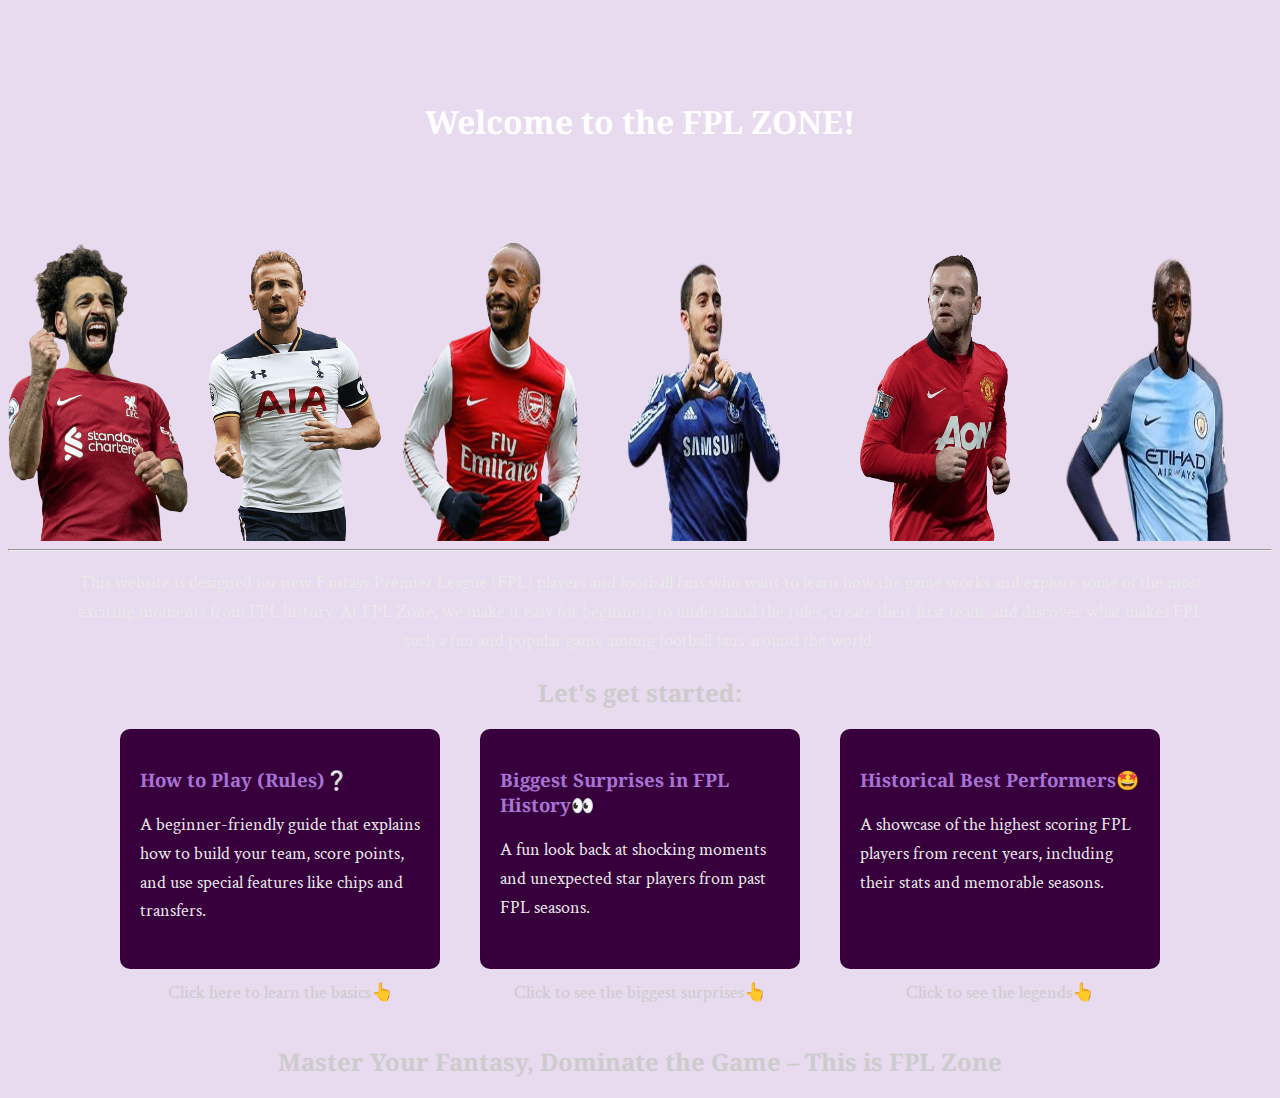
<file: index.html>
<!DOCTYPE html> 
<html lang="en"> 
<head> 
  <meta charset="UTF-8"> 
  <meta name="viewport" content="width=device-width, initial-scale=1.0"> 
  <title>FPL Zone</title>

  <link href="https://fonts.googleapis.com/css2?family=Noto+Serif&display=swap" rel="stylesheet">
  <link href="https://fonts.googleapis.com/css2?family=Crimson+Text&display=swap" rel="stylesheet">
  <link rel="stylesheet" href="style.css">
</head> 
<body> 
<h1>Welcome to the FPL ZONE!</h1> 
<div class="playerbanner">
    <img src="mohamedsalah.png" alt="Salah">
    <img src="kaneclear.png"    alt="Kane">
    <img src="henry1.png"       alt="Henry">
    <img src="hazard1.png"      alt="Hazard" class= "wide"> <!-- makes him wide -->
    <img src="rooneyclear.png"  alt="Rooney">
    <img src="toure1.png"       alt="Toure" class = "wide"> <!-- makes him wide -->
</div>
<hr>
<!-- Intro -->
<p class = "intro">
    This website is designed for new Fantasy Premier League (FPL) players and football fans 
    who want to learn how the game works and explore some of the most exciting moments from 
    FPL history. At FPL Zone, we make it easy for beginners to understand the rules, create their
     first team, and discover what makes FPL such a fun and popular game among football fans around 
     the world. 
</p>
<h2 style = "text-align: center; font-family: 'Noto Serif', serif;"> Let's get started:</h2>
<!--Boxes for navigation -->
<section class="three-boxes">

        <div class="box-wrapper">
          <a href="rules.html" class="box-link">
            <div class="box">
              <h3>How to Play (Rules)&#10068;</h3>
              <p>A beginner-friendly guide that explains how to build your team, score points, and use special
                features like chips and transfers.</p>
            </div>
          </a>
          <p class="box-note">Click here to learn the basics&#128070;</p>
        </div>
      
        <div class="box-wrapper">
          <a href="surprises.html" class="box-link">
            <div class="box">
              <h3>Biggest Surprises in FPL History&#128064;</h3>
              <p>A fun look back at shocking moments and unexpected star players from past FPL seasons.</p>
            </div>
          </a>
          <p class="box-note">Click to see the biggest surprises&#128070;</p>
        </div>
      
        <div class="box-wrapper">
          <a href="legends.html" class="box-link">
            <div class="box">
              <h3>Historical Best Performers&#129321;</h3>
              <p>A showcase of the highest scoring FPL players from recent years, including their stats and 
                memorable seasons.</p>
            </div>
          </a>
          <p class="box-note">Click to see the legends&#128070;</p>
        </div>
      
      </section>


<!-- Text under boxes-->


<h2 style = "text-align: center; font-family: 'Noto Serif', serif;"> Master Your Fantasy, Dominate the Game – This is FPL Zone</h2>
</body> 
</html>
</file>
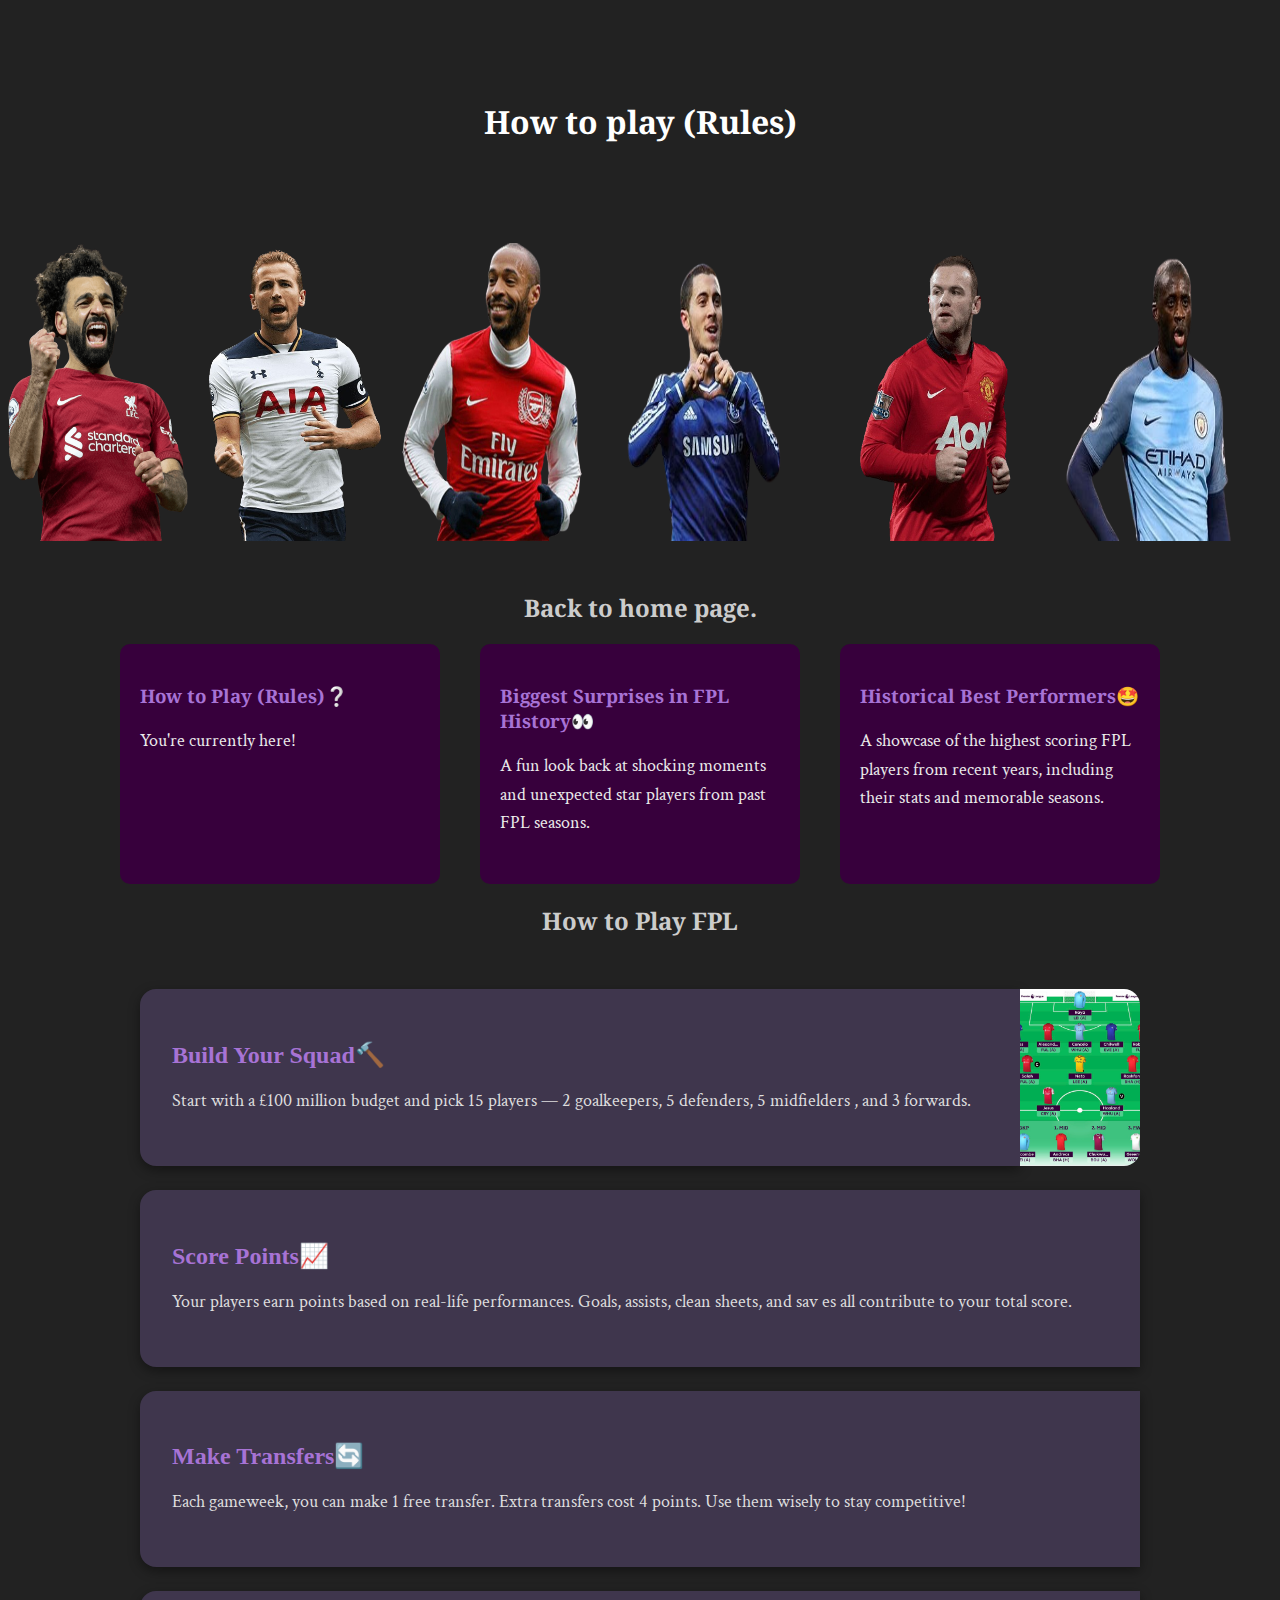
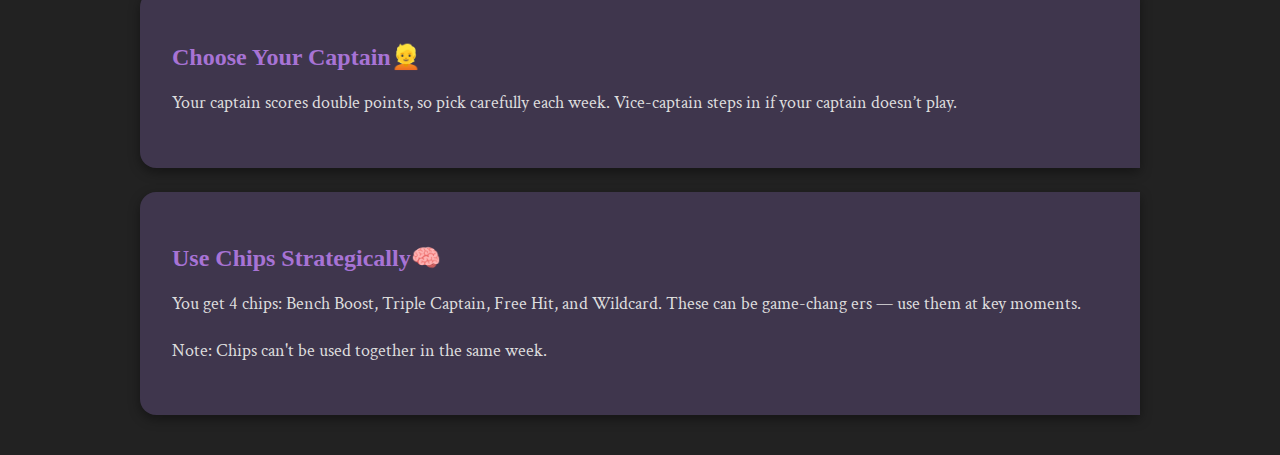
<file: rules.html>
<!DOCTYPE html>
<html lang="en">
<head>
  <meta charset="UTF-8"> 
  <meta name="viewport" content="width=device-width, initial-scale=1.0"> 
  <title>FPL Zone</title> 
  
  <link href="https://fonts.googleapis.com/css2?family=Noto+Serif&display=swap" rel="stylesheet">
  <link href="https://fonts.googleapis.com/css2?family=Crimson+Text&display=swap" rel="stylesheet">
  <link rel="stylesheet" href="rules.css">
</head>
<body>
<h1>How to play (Rules)</h1> <!--Title-->
    <div class="playerbanner">
        <img src="mohamedsalah.png" alt="Salah">
        <img src="kaneclear.png"    alt="Kane">
        <img src="henry1.png"       alt="Henry">
        <img src="hazard1.png"      alt="Hazard" class= "wide"> <!-- makes him wide -->
        <img src="rooneyclear.png"  alt="Rooney">
        <img src="toure1.png"       alt="Toure" class = "wide"> <!-- makes him wide -->
    </div>
    <h2 style = "text-align: center; font-family: 'Noto Serif', serif;"> Back to home page.</h2>
<section class="three-boxes">
        <div class="box active-box">  
          <h3>How to Play (Rules)&#10068;</h3>
          <p>You're currently here!</p>
        </div>
        
        <a href="surprises.html" class="box-link">
          <div class="box">
            <h3>Biggest Surprises in FPL History&#128064;</h3>
            <p>A fun look back at shocking moments and unexpected star players from past FPL seasons.</p>
          </div>
        </a>
      
        <a href="legends.html" class="box-link">
          <div class="box">
            <h3>Historical Best Performers&#129321;</h3>
            <p>A showcase of the highest scoring FPL players from recent years, including their stats and 
              memorable seasons.</p>
          </div>
        </a>
</section>
<h2 style = "text-align: center; font-family: 'Noto Serif', serif;">How to Play FPL</h2>

  <div class="rules-container">

    <div class="rule-row">
    <div class="rule-section">
      <h2>Build Your Squad&#128296;</h2>
      <p>Start with a £100 million budget and pick 15 players — 2 goalkeepers, 5 defenders, 5 midfielders
        , and 3 forwards.</p>
    </div>
    <img src="fplpick.jpeg" alt="Build Your Squad" class="rule-image-outside" />
  </div>

    <div class="rule-section">
      <h2>Score Points&#128200;</h2>
      <p>Your players earn points based on real-life performances. Goals, assists, clean sheets, and sav
        es all contribute to your total score.</p>
    </div>

    <div class="rule-section">
      <h2>Make Transfers&#128260;</h2>
      <p>Each gameweek, you can make 1 free transfer. Extra transfers cost 4 points. Use them wisely to 
        stay competitive!</p>
    </div>

    <div class="rule-section">
      <h2>Choose Your Captain&#128113;</h2>
      <p>Your captain scores double points, so pick carefully each week. Vice-captain steps in if your
         captain doesn’t play.</p>
    </div>

    <div class="rule-section">
      <h2>Use Chips Strategically&#129504;</h2>
      <p>You get 4 chips: Bench Boost, Triple Captain, Free Hit, and Wildcard. These can be game-chang
      ers — use them at key moments.</p>
      <p class="note">Note: Chips can't be used together in the same week.</p>
    </div>

  </div>




       
</body>
</html>
</file>
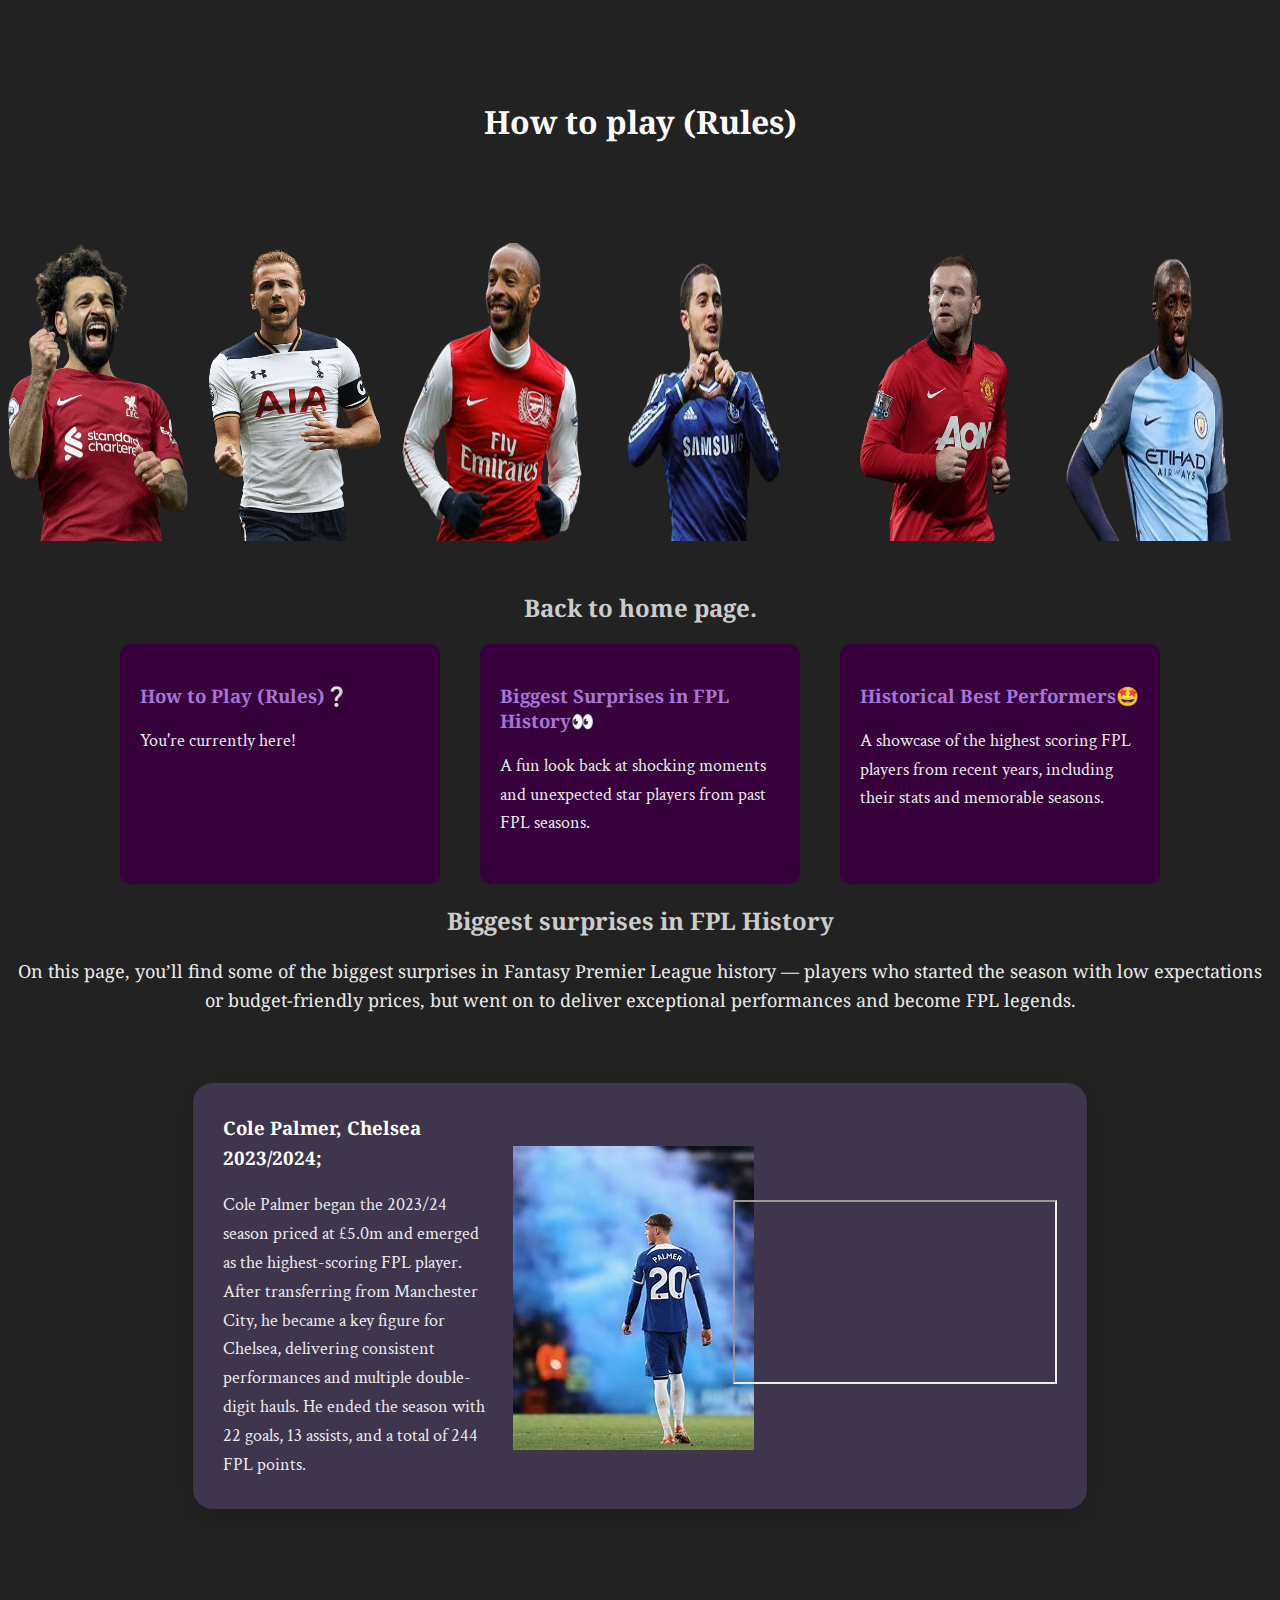
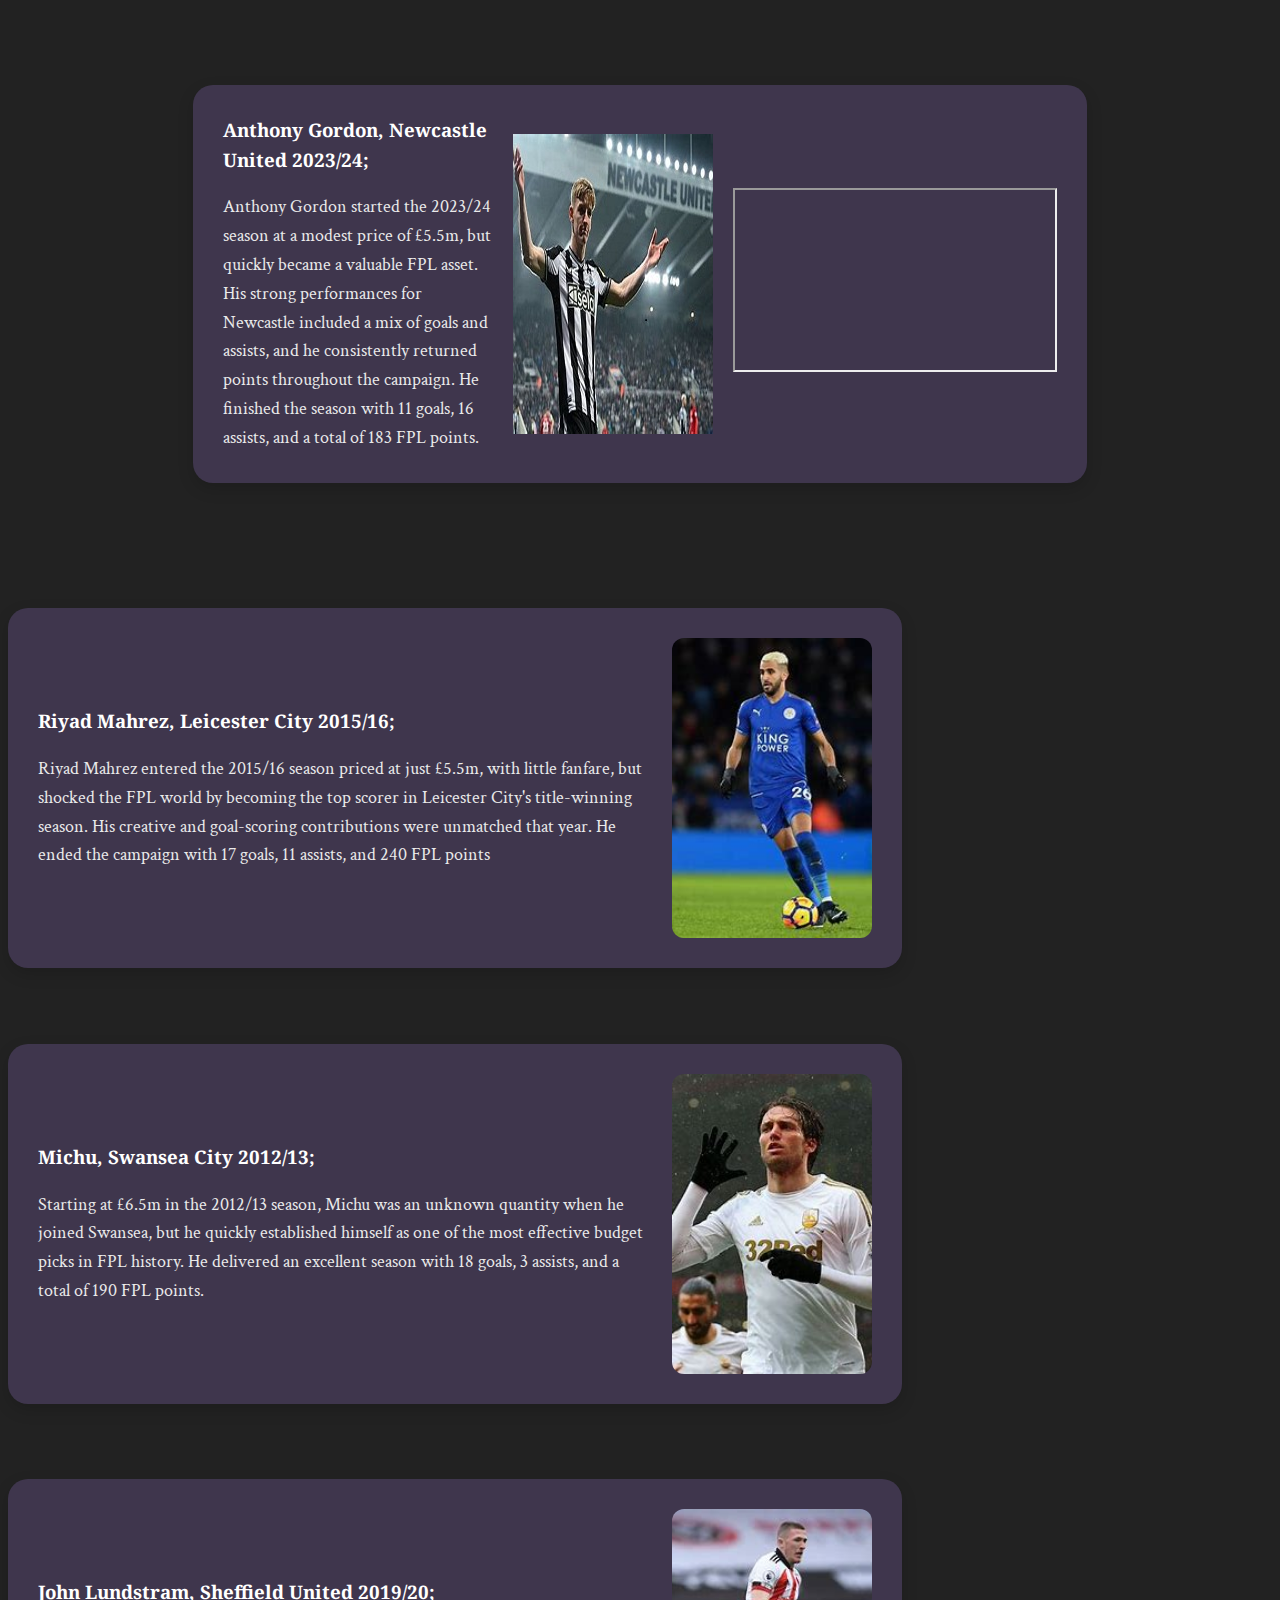
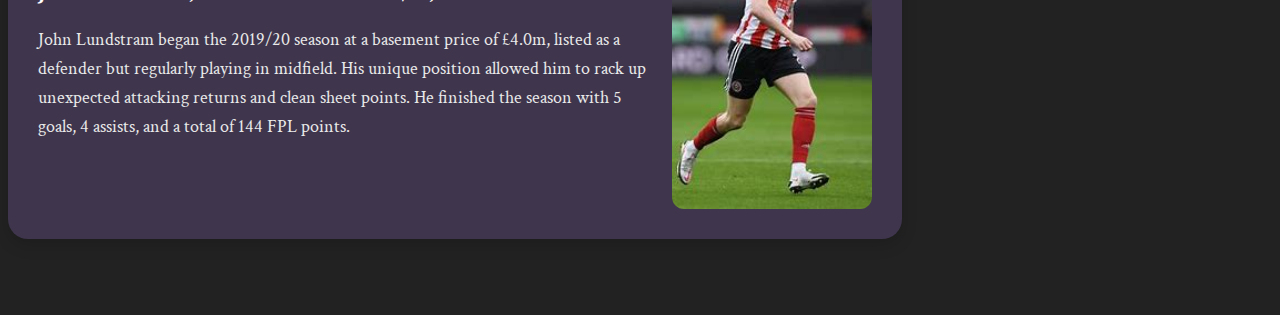
<file: surprises.html>
<!DOCTYPE html>
<html lang="en">
<head>
  <meta charset="UTF-8"> 
  <meta name="viewport" content="width=device-width, initial-scale=1.0"> 
  <title>FPL Zone</title> 
  
  <link href="https://fonts.googleapis.com/css2?family=Noto+Serif&display=swap" rel="stylesheet">
  <link href="https://fonts.googleapis.com/css2?family=Crimson+Text&display=swap" rel="stylesheet">
  <link rel="stylesheet" href="surprises.css">
</head>
<body>
<h1>How to play (Rules)</h1> <!--Title-->
    <div class="playerbanner">
        <img src="mohamedsalah.png" alt="Salah">
        <img src="kaneclear.png"    alt="Kane">
        <img src="henry1.png"       alt="Henry">
        <img src="hazard1.png"      alt="Hazard" class= "wide"> <!-- makes him wide -->
        <img src="rooneyclear.png"  alt="Rooney">
        <img src="toure1.png"       alt="Toure" class = "wide"> <!-- makes him wide -->
    </div>
    <h2 style = "text-align: center; font-family: 'Noto Serif', serif;"> Back to home page.</h2>
<section class="three-boxes">
        <div class="box active-box">  
          <h3>How to Play (Rules)&#10068;</h3>
          <p>You're currently here!</p>
        </div>
        
        <a href="surprises.html" class="box-link">
          <div class="box">
            <h3>Biggest Surprises in FPL History&#128064;</h3>
            <p>A fun look back at shocking moments and unexpected star players from past FPL seasons.</p>
          </div>
        </a>
      
        <a href="legends.html" class="box-link">
          <div class="box">
            <h3>Historical Best Performers&#129321;</h3>
            <p>A showcase of the highest scoring FPL players from recent years, including their stats and 
              memorable seasons.</p>
          </div>
        </a>
</section>
<h2 style = "text-align: center; font-family: 'Noto Serif', serif;">Biggest surprises in FPL History  </h2>
<p style="text-align: center; font-family: 'Noto Serif', serif;">
  On this page, you’ll find some of the biggest surprises in Fantasy Premier League history — players who started the 
  season with low expectations or budget-friendly prices, but went on to deliver exceptional performances and become FPL legends.
</p> 

<div class="player-container">
  <div class="player-section">
    <div class="player-content">
      <!-- Player Text Section -->
      <div class="player-text">
        <h3>Cole Palmer, Chelsea 2023/2024;</h3>
        <p>
          Cole Palmer began the 2023/24 season priced at £5.0m and emerged as the highest-scoring FPL player.
          After transferring from Manchester City, he became a key figure for Chelsea, delivering consistent 
          performances and multiple double-digit hauls. He ended the season with 22 goals, 13 assists, and a total of 244 FPL points.
        </p>
      </div>

      <!-- Player Image Section -->
      <div class="player-image">
        <img src="palmer.jpeg" alt="Palmer" class="image">
      </div>

      <!-- Video section -->
      <div class="player-video">
        <iframe 
          width="320" 
          height="180" 
          src="https://www.youtube.com/embed/SMiwrV0l1UQ" 
          title="Cole Palmer Highlights" 
          allowfullscreen>
        </iframe>
      </div>
    </div>
  </div>
</div>
<div class="player-container">
  <div class="player-section">
    <div class="player-content">
      <!-- Player Text Section -->
      <div class="player-text">
        <h3>Anthony Gordon, Newcastle United 2023/24;</h3>
        <p>
          Anthony Gordon started the 2023/24 season at a modest price of £5.5m, but quickly became a valuable FPL asset.
          His strong performances for Newcastle included a mix of goals and assists, and he consistently returned points throughout
          the campaign. He finished the season with 11 goals, 16 assists, and a total of 183 FPL points.
        </p>
      </div>

      <!-- Player Image Section -->
      <div class="player-image">
        <img src="gordon.jpeg" alt="Gordon" class="image">
      </div>

      <!-- Player Video Section -->
      <div class="player-video">
        <iframe width="320" height="180" src="https://www.youtube.com/embed/MZn44-U2pwQ" title="Anthony Gordon Highlights" allowfullscreen></iframe>
      </div>
    </div>
  </div>
</div>
      <div class="player-section">
        <div class="player-content">
          <div class="player-text">
        <h3>Riyad Mahrez, Leicester City 2015/16;</h3>
          <p>Riyad Mahrez entered the 2015/16 season priced at just £5.5m, with little fanfare, but shocked the FPL world by becoming 
          the top scorer in Leicester City's title-winning season. His creative and goal-scoring contributions were unmatched that year.
          He ended the campaign with 17 goals, 11 assists, and 240 FPL points</p>
        </div>
        <img src="mahrez.jpeg" alt="Mahrez" class="player-image">
  </div>
</div>
        <div class="player-section">
          <div class="player-content">
            <div class="player-text">
          <h3>Michu, Swansea City 2012/13;</h3>
            <p>Starting at £6.5m in the 2012/13 season, Michu was an unknown quantity when he joined Swansea, but he quickly established 
              himself as one of the most effective budget picks in FPL history. He delivered an excellent season with 18 goals, 3 assists, 
              and a total of 190 FPL points.</p>
          </div>
          <img src="michu.jpeg" alt="Michu" class="player-image">
  </div>
</div>
          <div class="player-section">
            <div class="player-content">
              <div class="player-text">
            <h3>John Lundstram, Sheffield United 2019/20;</h3>
              <p>John Lundstram began the 2019/20 season at a basement price of £4.0m, listed as a defender but regularly playing in midfield. 
                His unique position allowed him to rack up unexpected attacking returns and clean sheet points. He finished the season with 5 goals, 
                4 assists, and a total of 144 FPL points.</p>
            </div>
            <img src="lundstram.jpeg" alt="Lundstram" class="player-image">
  </div>
</div>
    </div>
  </body>
  </html>
</file>
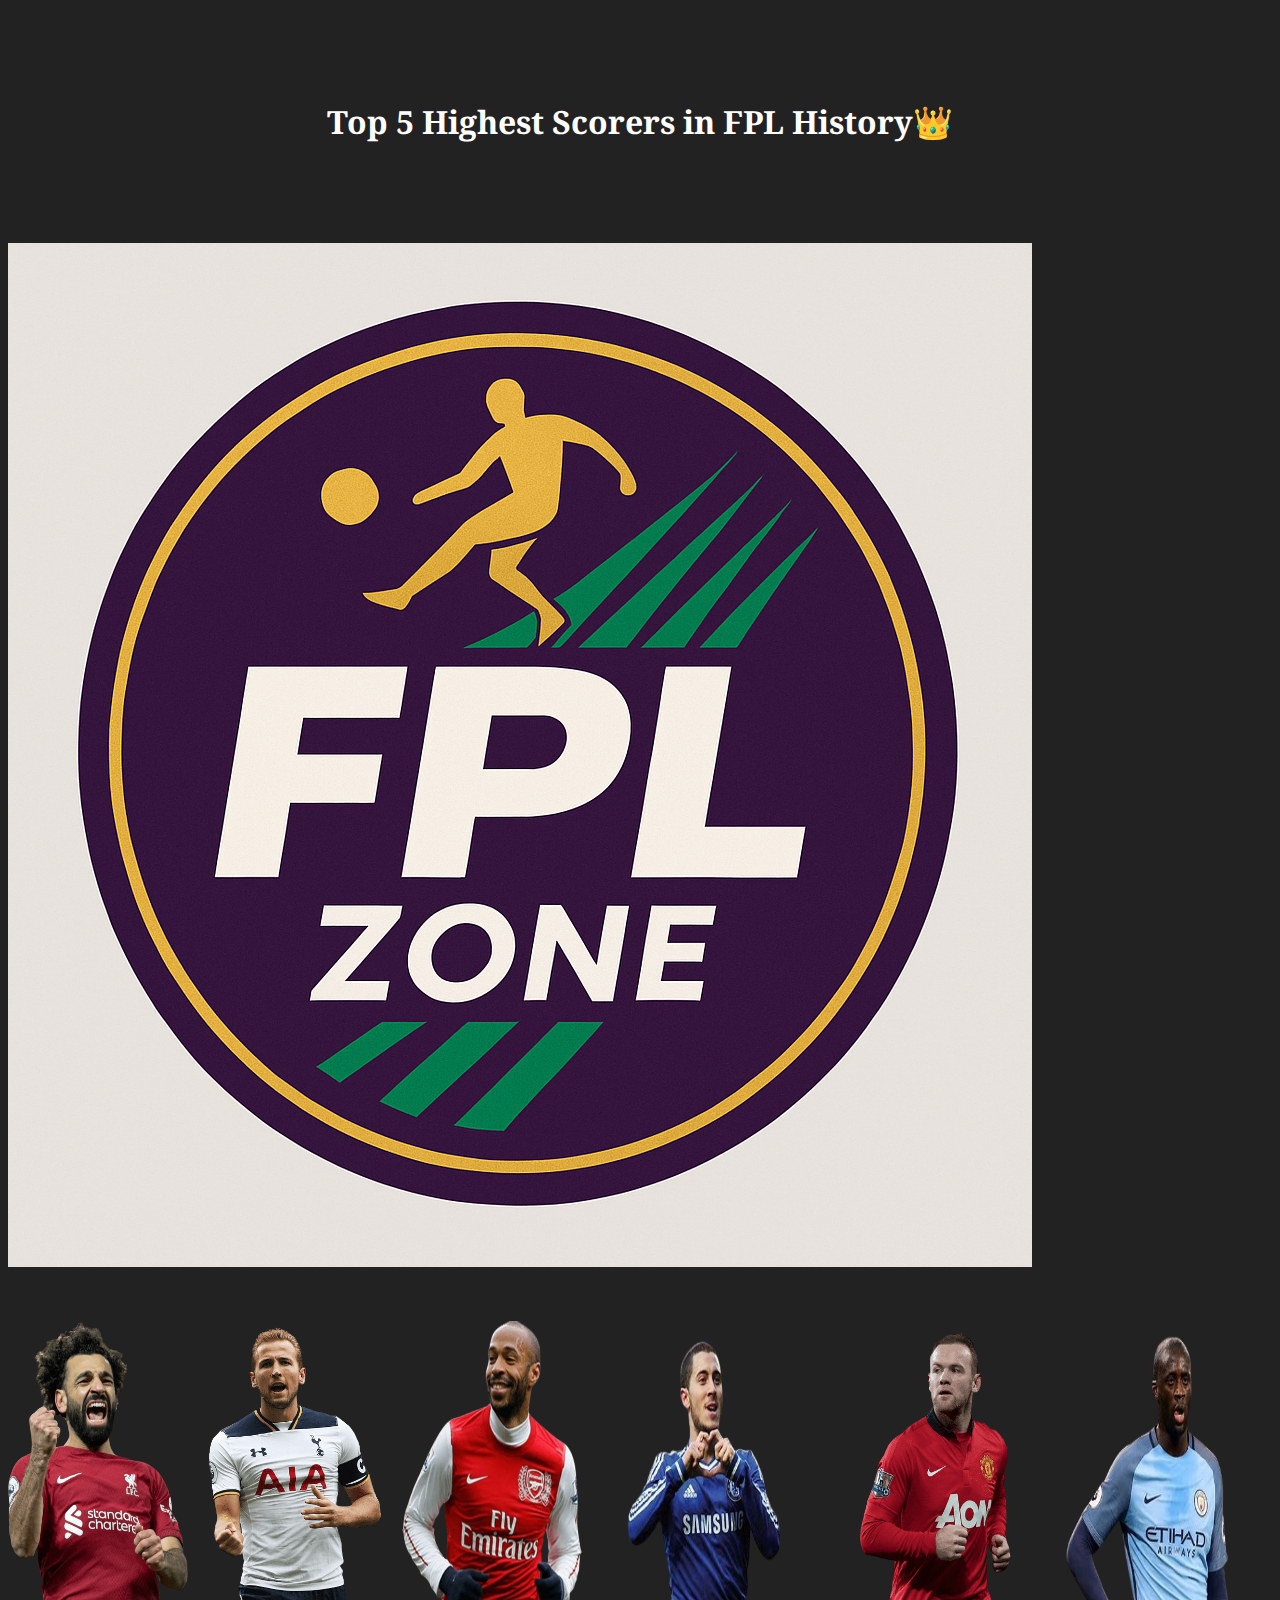
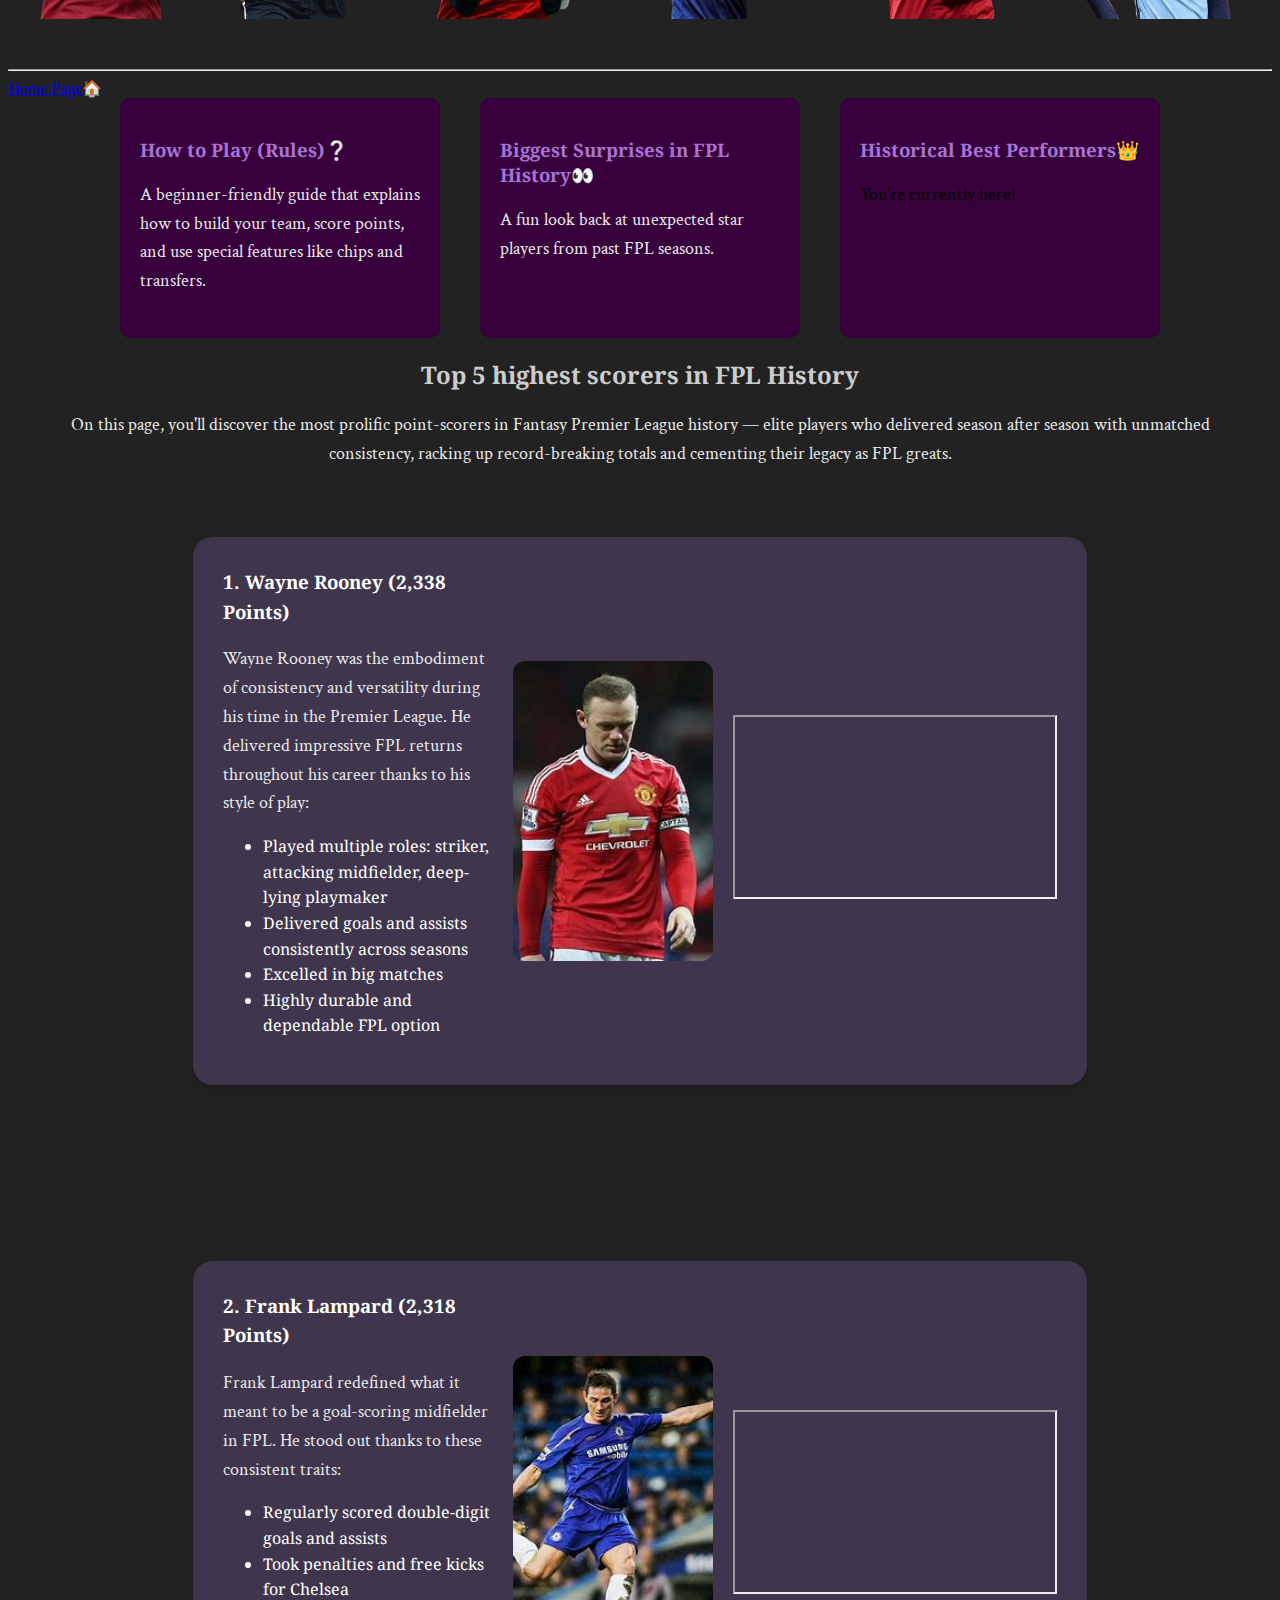
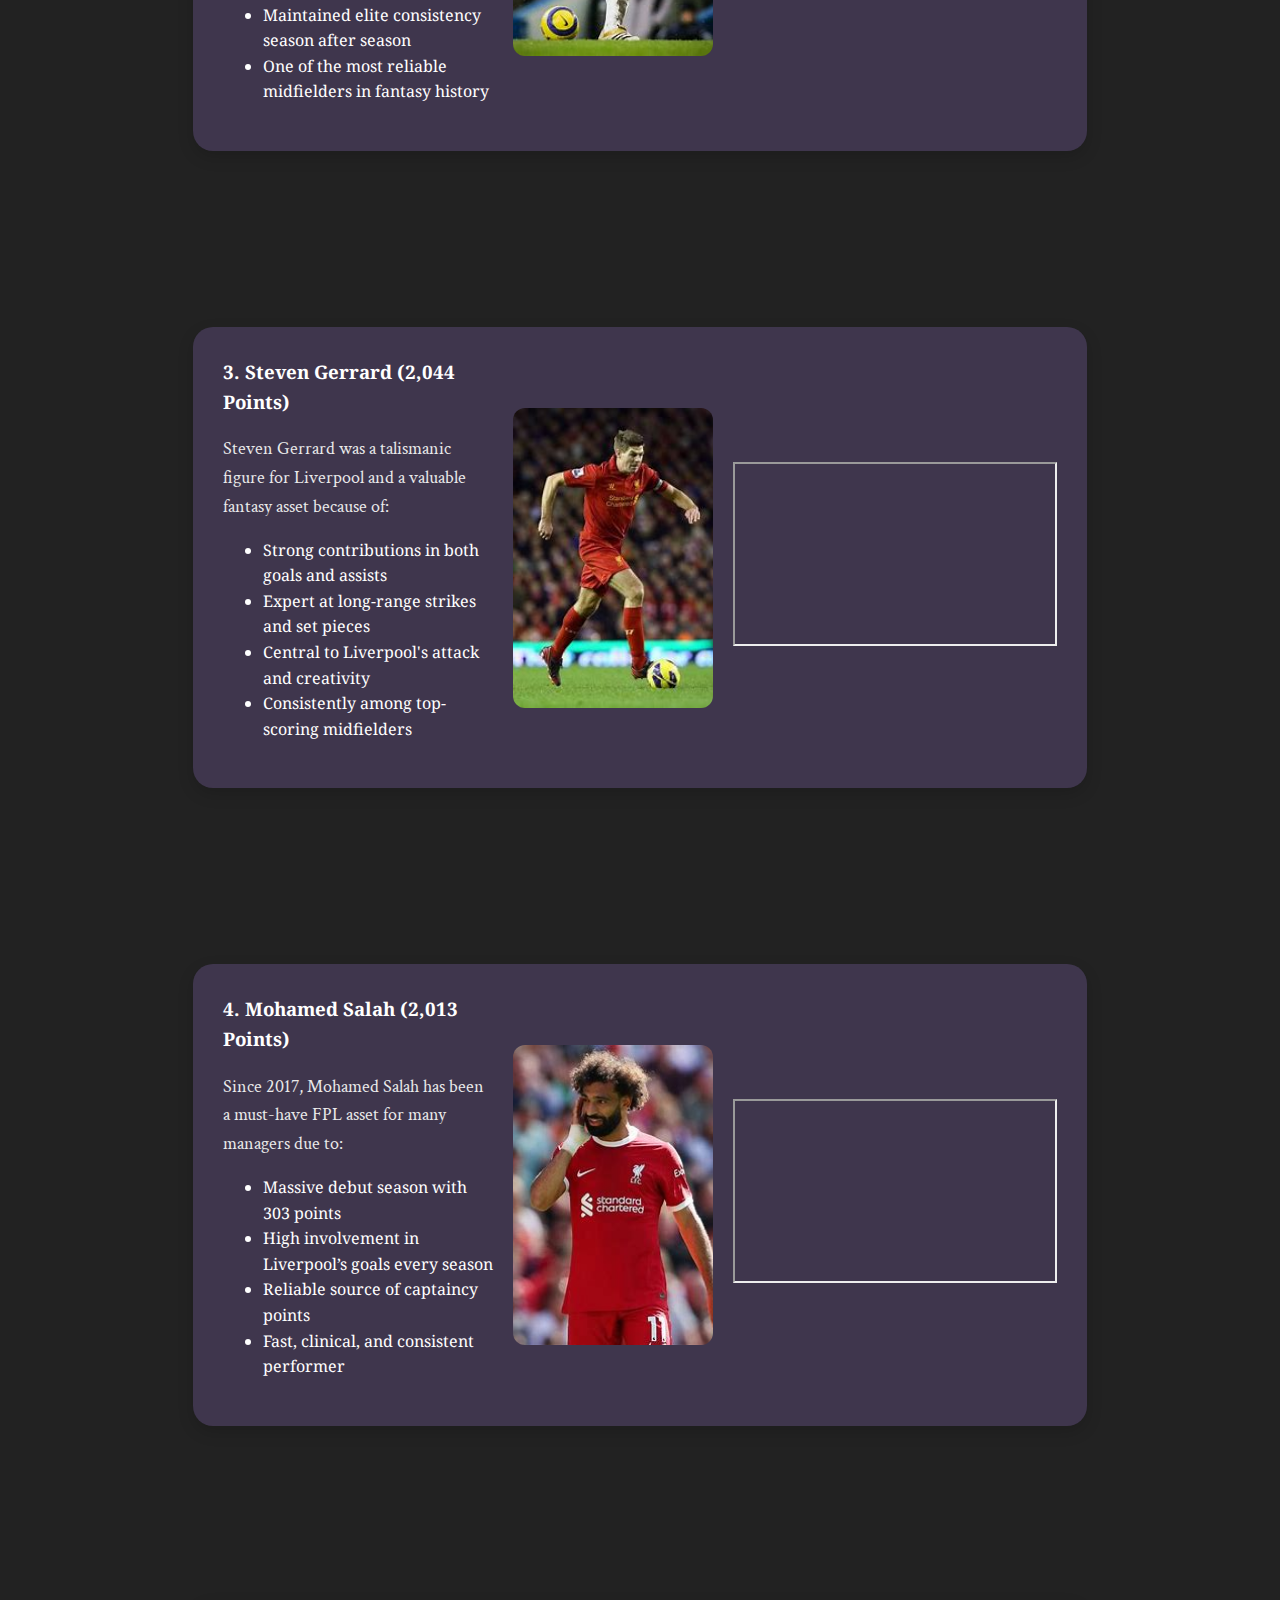
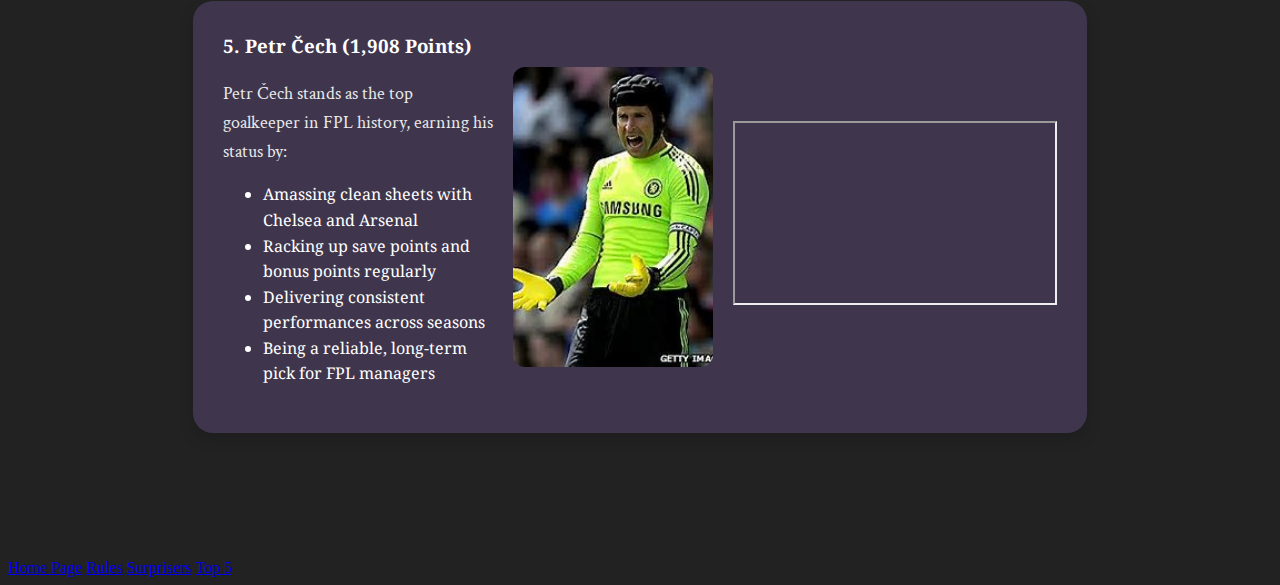
<file: top5.html>
<!DOCTYPE html>
<html lang="en">

<head>
  <meta charset="UTF-8">
  <meta name="viewport" content="width=device-width, initial-scale=1.0">
  <title>FPL Zone</title>

  <link href="https://fonts.googleapis.com/css2?family=Noto+Serif&display=swap" rel="stylesheet">
  <link href="https://fonts.googleapis.com/css2?family=Crimson+Text&display=swap" rel="stylesheet">
  <link rel="stylesheet" href="surprises.css">
</head>
<!-- Header with title and logo -->
<body>
  <header class="site-header">
    <div class="header-content">
      <h1 class="site-title">Top 5 Highest Scorers in FPL History&#128081;</h1>
      <img src="FPLZonelogo.png" alt="Site Logo" class="site-logo">
    </div>
  </header>
<!-- Playerbanner images -->
  <div class="playerbanner">
    <img src="mohamedsalah.png" alt="Salah">
    <img src="kaneclear.png" alt="Kane">
    <img src="henry1.png" alt="Henry">
    <img src="hazard1.png" alt="Hazard" class="wide"> <!-- makes him wide -->
    <img src="rooneyclear.png" alt="Rooney">
    <img src="toure1.png" alt="Toure" class="wide"> <!-- makes him wide -->
  </div>

  <hr>

<!-- Home button -->
<div class="home-button-wrapper">
  <a href="index.html" class="home-button">Home Page&#127968;</a>
</div>
<!-- Purple Boxes for navigation -->
  <nav class="three-boxes">
    <a href="rules.html" class="box-link">
      <div class="box">
        <h3>How to Play (Rules)&#10068;</h3>
        <p>A beginner-friendly guide that explains how to build your team, score points, and use special
          features like chips and transfers.</p>
      </div>
    </a>

    <a href="surprises.html" class="box-link">
      <div class="box">
        <h3>Biggest Surprises in FPL History&#128064;</h3>
        <p>A fun look back at unexpected star players from past FPL seasons.</p>
      </div>
    </a>

    <div class="box active-box">
      <h3>Historical Best Performers&#128081;</h3>
      <p style="color: black;">You're currently here!</p>
    </div>
  </nav>
<!-- Header and intro paragraph -->
  <h2 style="text-align: center; font-family: 'Noto Serif', serif;">Top 5 highest scorers in FPL History</h2>
  <p class = "intro">
    On this page, you'll discover the most prolific point-scorers in Fantasy Premier League history — elite
    players who delivered season after season with unmatched consistency, racking up record-breaking totals
    and cementing their legacy as FPL greats.
  </p>

  <!-- Player Sections -->
  <div class="player-container">
    <div class="player-section">
      <div class="player-content">
        <!-- Rooney Text Section -->
        <div class="player-text">
          <h3>1. Wayne Rooney (2,338 Points)</h3>
          <p>
            <p>
              Wayne Rooney was the embodiment of consistency and versatility during his time in the Premier League. He delivered impressive FPL returns throughout his career thanks to his style of play:
            </p>
            <ul class="clean-list">
              <li>Played multiple roles: striker, attacking midfielder, deep-lying playmaker</li>
              <li>Delivered goals and assists consistently across seasons</li>
              <li>Excelled in big matches</li>
              <li>Highly durable and dependable FPL option</li>
            </ul>
          </p>
        </div>

        <!-- Rooney Image Section -->
        <div class="player-image">
          <img src="rooney1.jpeg" alt="Rooney" class="player-image">
        </div>

        <!-- Rooney Video section -->
        <div class="player-video">
          <iframe width="320" height="180" src="https://www.youtube.com/embed/jpbg-AjUq5Y" title="Wayne Rooney Highlights" allowfullscreen></iframe>
        </div>
      </div>
    </div>
  </div>

  <div class="player-container">
    <div class="player-section">
      <div class="player-content">
        <!-- Lampard Text Section -->
        <div class="player-text">
          <h3>2. Frank Lampard (2,318 Points)</h3>
          <p>
            Frank Lampard redefined what it meant to be a goal-scoring midfielder in FPL. He stood out thanks to these consistent traits:
          </p>
          <ul class="clean-list">
            <li>Regularly scored double-digit goals and assists</li>
            <li>Took penalties and free kicks for Chelsea</li>
            <li>Maintained elite consistency season after season</li>
            <li>One of the most reliable midfielders in fantasy history</li>
          </ul>
        </div>

        <!-- Lampard Image Section -->
        <div class="player-image">
          <img src="lampard1.jpeg" alt="Lampard" class="player-image">
        </div>

        <!-- Lampard Video Section -->
        <div class="player-video">
          <iframe width="320" height="180" src="https://www.youtube.com/embed/Il6zDlaXXkM" title="Frank Lampard Highlights" allowfullscreen></iframe>
        </div>
      </div>
    </div>
  </div>

  <div class="player-container">
    <div class="player-section">
      <div class="player-content">
        <!-- Gerrard Text Section -->
        <div class="player-text">
          <h3>3. Steven Gerrard (2,044 Points)</h3>
          <p>
            Steven Gerrard was a talismanic figure for Liverpool and a valuable fantasy asset because of:
          </p>
          <ul class="clean-list">
            <li>Strong contributions in both goals and assists</li>
            <li>Expert at long-range strikes and set pieces</li>
            <li>Central to Liverpool's attack and creativity</li>
            <li>Consistently among top-scoring midfielders</li>
          </ul>
        </div>

        <!-- Gerrard Image Section -->
        <div class="player-image">
          <img src="gerrard1.jpeg" alt="Gerrard" class="player-image">
        </div>

        <!-- Gerrard Video section -->
        <div class="player-video">
          <iframe width="320" height="180" src="https://www.youtube.com/embed/osCvasn0H_c" title="Steven Gerrard Highlights" allowfullscreen></iframe>
        </div>
      </div>
    </div>
  </div>

  <div class="player-container">
    <div class="player-section">
      <div class="player-content">
        <!-- Salah Text Section -->
        <div class="player-text">
          <h3>4. Mohamed Salah (2,013 Points)</h3>
          <p>
            Since 2017, Mohamed Salah has been a must-have FPL asset for many managers due to:
          </p>
          <ul class="clean-list">
            <li>Massive debut season with 303 points</li>
            <li>High involvement in Liverpool’s goals every season</li>
            <li>Reliable source of captaincy points</li>
            <li>Fast, clinical, and consistent performer</li>
          </ul>
        </div>

        <!-- Salah Image Section -->
        <div class="player-image">
          <img src="salah1.jpeg" alt="Salah" class="player-image">
        </div>

        <!-- Slah Video section -->
        <div class="player-video">
          <iframe width="320" height="180" src="https://www.youtube.com/embed/qJkehxmar5w" title="Mohamed Salah Highlights" allowfullscreen></iframe>
        </div>
      </div>
    </div>
  </div>

  <div class="player-container">
    <div class="player-section">
      <div class="player-content">
        <!-- Cech Text Section -->
        <div class="player-text">
          <h3>5. Petr Čech (1,908 Points)</h3>
          <p>
            Petr Čech stands as the top goalkeeper in FPL history, earning his status by:
          </p>
          <ul class="clean-list">
            <li>Amassing clean sheets with Chelsea and Arsenal</li>
            <li>Racking up save points and bonus points regularly</li>
            <li>Delivering consistent performances across seasons</li>
            <li>Being a reliable, long-term pick for FPL managers</li>
          </ul>
        </div>

        <!-- Cech Image Section -->
        <div class="player-image">
          <img src="cech1.jpeg" alt="Cech" class="player-image">
        </div>

        <!-- Cech Video section -->
        <div class="player-video">
          <iframe width="320" height="180" src="https://www.youtube.com/embed/G-Y1ih5aNG0" title="Petr Cech Highlights" allowfullscreen></iframe>
        </div>
      </div>
    </div>
  </div>
  <!-- Footer with navigation -->
  <footer class="footer-nav">
    <nav>
      <a href="index.html" class="footer-link">Home Page</a>
      <a href="rules.html" class="footer-link">Rules</a>
      <a href="surprises.html" class="footer-link">Surprisers</a>
      <a href="top5.html" class="footer-link">Top 5</a>
    </nav>
  </footer>

</body>

</html>
</file>
<file: style.css>
body {
    background-color: #e8daef;
    color: #CCCCCC;
}

h1 {
    text-align: center;
    font-family: 'Noto Serif', serif;
    font-size: 32px;
    font-weight: bold;
    color: #FFFFFF;
    margin-bottom: 100px;
    margin-top: 100px;
  }
h3 {
    font-family: 'Noto Serif', serif;
    font-weight: bold;

}

p {
    font-family: 'Crimson Text', serif;
    font-size: 18px;
    color: #EAEAEA ;
    line-height: 1.6;
  }
.intro {
    padding-left: 60px;
    padding-right: 60px;
    text-align: center;
      }


.playerbanner {
    display: flex;              
    justify-content: space-between;
    gap: 10px;                  
    margin-top: 50px;
}
.playerbanner img {
    width: 180px;               
    height: auto;
    border-radius: 10px;
    transition: transform 0.3s ease, box-shadow 0.3s ease;
}
.playerbanner img.wide {
    width: 230px;
    height: auto;
}



.three-boxes {
    display: flex;
    justify-content: center; /* keskittää boksit */
    gap: 40px;               /* tilaa boksien väliin */
    padding: 0 40px;
  }
  
.box {
    width: 280px;            /* sama leveys kuin alla olevassa tekstissä */
    min-height: 200px;
    background-color: #37003C;
    color: #a773d5;
    padding: 20px;
    border-radius: 10px;
    transition: transform 0.3s ease, box-shadow 0.3s ease;
  }
.box:hover {
    transform: scale(1.10); /*makes it bigger */
    box-shadow: 0 10px 20px rgba(0, 0, 0, 0.4); /* shadow */
  }

.box-wrapper {
    display: flex;
    flex-direction: column;
    align-items: center;
  }
  
.box-note {
    font-size: 18px;
    color: #ccc;
    text-align: center;
    margin-top: 10px;
    width: 280px;
  }

.box-link {
    text-decoration: none;
    color: inherit;
    flex: 1;
    display: flex;
    
  }
</file>
<file: rules.css>
body {
    background: #222222;
    color: #CCCCCC;
}

h1 {
    text-align: center;
    font-family: 'Noto Serif', serif;
    font-size: 32px;
    font-weight: bold;
    color: #FFFFFF;
    margin-bottom: 100px;
    margin-top: 100px;
  }
h3 {
    font-family: 'Noto Serif', serif;
    font-weight: bold;

}

p {
    font-family: 'Crimson Text', serif;
    font-size: 18px;
    color: #EAEAEA ;
    line-height: 1.6;
  }
.intro {
    padding-left: 60px;
  padding-right: 60px;
  text-align: center;
      }


.playerbanner {
    display: flex;              
    justify-content: space-between;
    gap: 10px;                  
    margin-top: 50px;
    margin-bottom: 50px;
}
.playerbanner img {
    width: 180px;               
    height: auto;
    border-radius: 10px;
    transition: transform 0.3s ease, box-shadow 0.3s ease;
}
.playerbanner img.wide {
    width: 230px;
    height: auto;
}
.three-boxes {
    display: flex;
    justify-content: center; 
    gap: 40px;               
    padding: 0 40px;
  }
  
.box {
    width: 280px;            
    min-height: 200px;
    background-color: #37003C;
    color: #a773d5;
    padding: 20px;
    border-radius: 10px;
    transition: transform 0.3s ease, box-shadow 0.3s ease;
  }
.box:hover {
    transform: scale(1.10); /*makes it bigger */
    box-shadow: 0 10px 20px rgba(0, 0, 0, 0.4); /* shadow */
  }

.box-wrapper {
    display: flex;
    flex-direction: column;
    align-items: center;
  }
  
.box-note {
    font-size: 18px;
    color: #ccc;
    text-align: center;
    margin-top: 10px;
    width: 280px;
  }

.box-link {
    text-decoration: none;
    color: inherit;
    display: inline-block;
    
  }
  
.active-box {
    background-color: #37003C;  /* same as other boxes */
    color: #a773d5;             /* same as other boxes */
    cursor: default;
    transform: none; 
    box-shadow: none; 
    pointer-events: none; /* prevents clicking */
}

.active-box:hover { 
    transform: none;
    box-shadow: none;
}
.rules-container {
  display: flex;
  flex-direction: column;
  gap: 24px;
  padding: 32px;
  max-width: 1000px;
  margin: 0 auto;
}

.rule-row {
  display: flex;
  align-items: stretch;
}

.rule-section {
  background-color: #3F364D;
  border-radius: 16px 0 0 16px;
  padding: 32px;
  flex: 1;
  box-shadow: 0 4px 12px rgba(0, 0, 0, 0.4);
}

.rule-image-outside {
  width: 120px; 
  object-fit: cover;
  border-radius: 0 16px 16px 0;
}

.rule-section h2 {
  color: #a773d5;
  font-size: 24px;
  margin-bottom: 10px;
}

.rule-section p {
  font-size: 18px;
  line-height: 1.6;
  color: #ddd;
}
</file>
<file: surprises.css>
body {
    background: #222222;
    color: #CCCCCC;
}

h1 {
    text-align: center;
    font-family: 'Noto Serif', serif;
    font-size: 32px;
    font-weight: bold;
    color: #FFFFFF;
    margin-bottom: 100px;
    margin-top: 100px;
  }
h3 {
    font-family: 'Noto Serif', serif;
    font-weight: bold;

}

p {
    font-family: 'Crimson Text', serif;
    font-size: 18px;
    color: #EAEAEA ;
    line-height: 1.6;
  }
.intro {
    padding-left: 60px;
  padding-right: 60px;
  text-align: center;
      }


.playerbanner {
    display: flex;              
    justify-content: space-between;
    gap: 10px;                  
    margin-top: 50px;
    margin-bottom: 50px;
}
.playerbanner img {
    width: 180px;               
    height: auto;
    border-radius: 10px;
    transition: transform 0.3s ease, box-shadow 0.3s ease;
}
.playerbanner img.wide {
    width: 230px;
    height: auto;
}
.three-boxes {
    display: flex;
    justify-content: center; 
    gap: 40px;               
    padding: 0 40px;
  }
  
.box {
    width: 280px;            
    min-height: 200px;
    background-color: #37003C;
    color: #a773d5;
    padding: 20px;
    border-radius: 10px;
    transition: transform 0.3s ease, box-shadow 0.3s ease;
  }
.box:hover {
    transform: scale(1.10); /*makes it bigger */
    box-shadow: 0 10px 20px rgba(0, 0, 0, 0.4); /* shadow */
  }

.box-wrapper {
    display: flex;
    flex-direction: column;
    align-items: center;
  }
  
.box-note {
    font-size: 18px;
    color: #ccc;
    text-align: center;
    margin-top: 10px;
    width: 280px;
  }

.box-link {
    text-decoration: none;
    color: inherit;
    display: inline-block;
    
  }
  
.active-box {
    background-color: #37003C;  /* same as other boxes */
    color: #a773d5;             /* same as other boxes */
    cursor: default;
    transform: none; 
    box-shadow: none; 
    pointer-events: none; 
}

.active-box:hover { 
    transform: none;
    box-shadow: none;
}
.player-container {
  display: flex;
  flex-direction: column;
  align-items: center;
  padding: 50px 0;
  justify-content: center;
}

.player-section {
  width: 66%; /* 2/3 of the page */
  background-color: #3F364D; /* your preferred purple */
  color: white;
  border-radius: 20px;
  padding: 30px;
  margin-bottom: 2cm; /* ~5cm spacing between boxes */
  box-shadow: 0 6px 16px rgba(0, 0, 0, 0.15);
  font-family: 'Noto Serif', serif;
  line-height: 1.6;
}

.player-section h3 {
  margin-top: 0;
  color: #ffffff;
}

.player-section p {
  margin: 0;
}
.player-content {
  display: flex;
  justify-content: space-between;
  align-items: center;
  gap: 20px;
}

.player-text {
  flex: 2;
}

.player-image {
  flex: 1;
  height: 300px;
  max-width: 200px;
  border-radius: 12px;
  object-fit: cover;
}
.player-video {
  flex-shrink: 0; 
}
</file>
